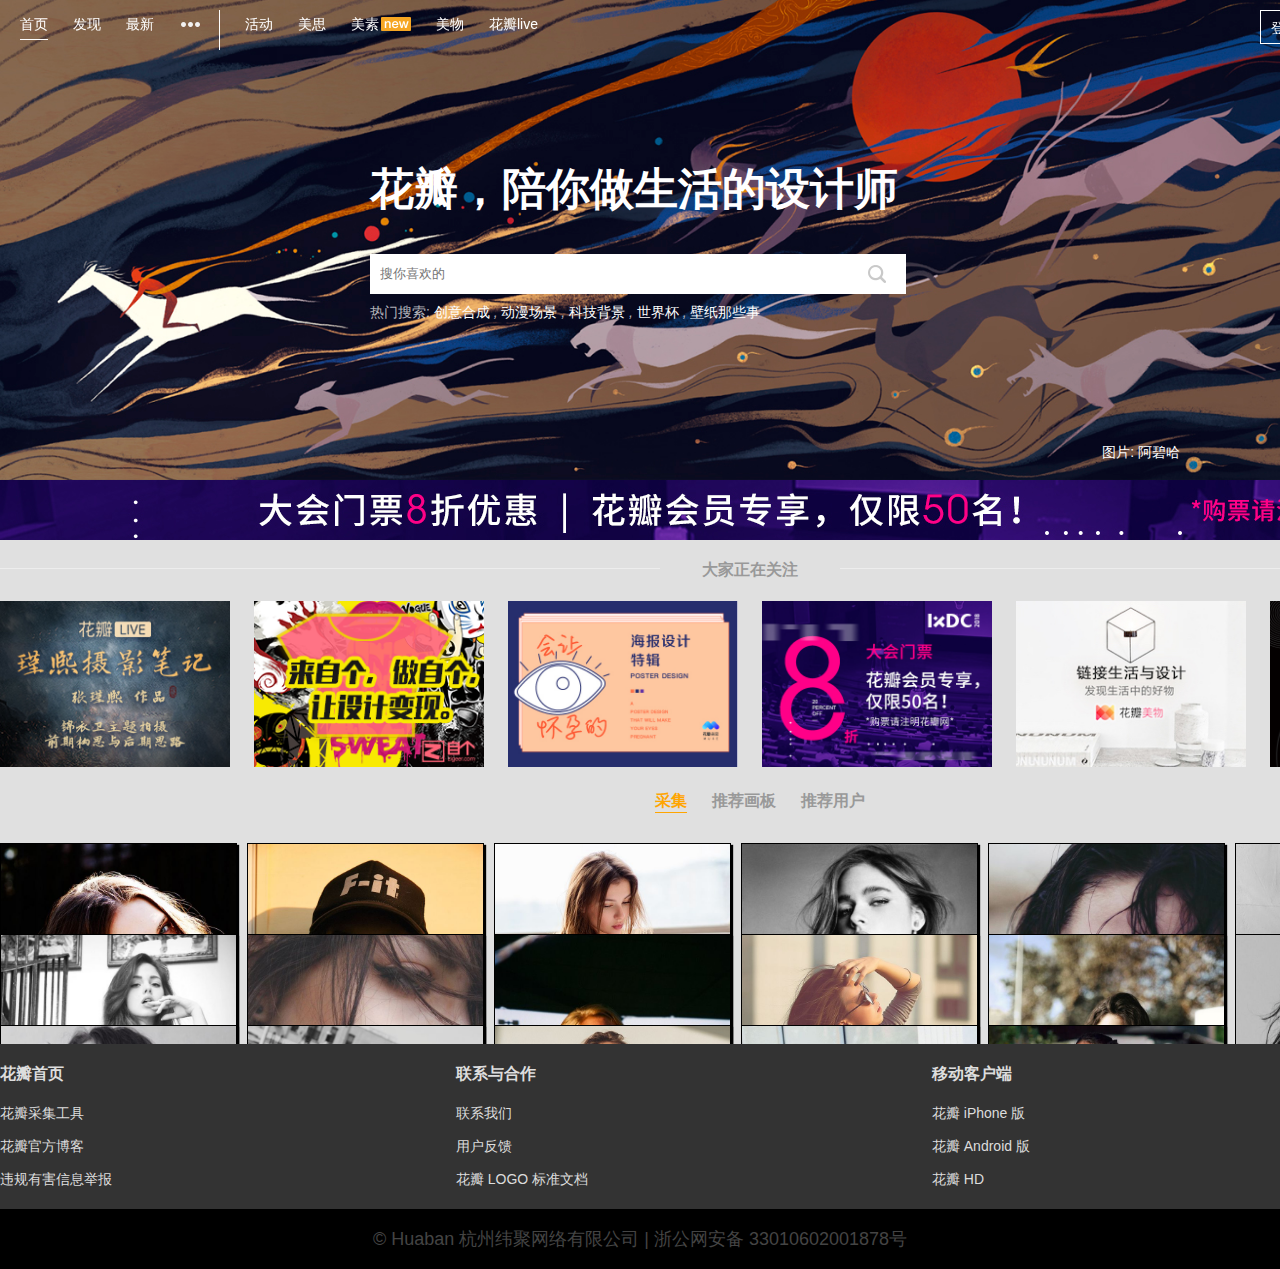
<file: huaban/index.html>
<!DOCTYPE html>
<html>
<head>
	<title>花瓣网</title>
	<meta charset="utf-8">
	<link rel="stylesheet" type="text/css" href="css/index.css">
</head>
<body>
<!-- 头部区域 -->
	<header id="header">
		<div class="bgc" id="bgc">
			<div class="nav" id="nav">
				<nav>
					<ul class="top-nav" id="top_nav">
						<li><a href="#" target="_blank" class="nav-a"><h1 class="logo" id="logo"></h1></a></li>
						<li><a href="#" target="_blank" class="nav-a">首页</a></li>
						<li><a href="#" target="_blank" class="nav-a">发现</a></li>
						<li><a href="#" target="_blank" class="nav-a">最新</a></li>
						<li>
							<a href="#" target="_blank" class="nav-a"></a>
							<section class="section" id="section">
								<span class="arrow"></span>
								<div>
									<p class="top">
										<a href="#" target="_blank">教育</a>
										<a href="#" target="_blank">移动应用</a>
										<a href="#" target="_blank">采集工具</a>
									</p>
									<ul>
										<li><a href="#" target="_blank">UI/UX</a></li>
										<li><a href="#" target="_blank">平面</a></li>
										<li><a href="#" target="_blank">插画/漫画</a></li>
										<li><a href="#" target="_blank">家居/家装</a></li>
										<li><a href="#" target="_blank">女装/搭配</a></li>
										<li><a href="#" target="_blank">男士/风尚</a></li>
										<li><a href="#" target="_blank">婚礼</a></li>
										<li><a href="#" target="_blank">工业设计</a></li>
										<li><a href="#" target="_blank">摄影</a></li>
										<li><a href="#" target="_blank">兴趣/生活 »</a></li>
									</ul>
									<p class="bottom">
										<span></span>
										<a href="#" target="_blank">关于</a>
										<a href="#" target="_blank">帮助中心</a>
										<a href="#" target="_blank">反馈</a>
										<a href="#" target="_blank">博客</a>
									</p>
								</div>
							</section>
						</li>
						<li><a href="#" target="_blank" class="nav-a">活动</a></li>
						<li><a href="#" target="_blank" class="nav-a">美思</a></li>
						<li><a href="#" target="_blank" class="nav-a">美素</a></li>
						<li><a href="#" target="_blank" class="nav-a">美物</a></li>
						<li><a href="#" target="_blank" class="nav-a">花瓣live</a></li>
					</ul>
					<div class="register" id="register">
						<a href="javascript:;" target="_blank" id="login_btn">登录</a>
						<a href="#" target="_blank">注册</a>
					</div>
				</nav>
			</div>
			<div class="search">
				<h2>花瓣，陪你做生活的设计师</h2>
				<form>
					<input type="text" name="search" placeholder="搜你喜欢的">
					<a href="#" target="_blank"></a>
				</form>
				<p>
					<span>热门搜索:</span>
					<a href="#" target="_blank">创意合成</a>
					<i>,</i>
					<a href="#" target="_blank">动漫场景</a>
					<i>,</i>
					<a href="#" target="_blank">科技背景</a>
					<i>,</i>
					<a href="#" target="_blank">世界杯</a>
					<i>,</i>
					<a href="#" target="_blank">壁纸那些事</a>
				</p>
			</div>
			<div class="source" id="source">
			<span>图片:</span>
			<a href="#" target="_blank">阿碧哈</a>
			</div>
			
		</div>
		<p class="head-ad" id="head_ad">
			<a href="#" target="_blank"></a>
			<span class="close" id="close"></span>
		</p>
	</header>
<!-- 中部区域 -->
	<content class="content" id="content">
		<section class="Aarea">
			<h3 class="fix"><a>大家正在关注</a></h3>
			<p>
				<a href="#" target="_blank"><img src="images/A1.jpg"></a>
				<a href="#" target="_blank"><img src="images/A2.png"></a>
				<a href="#" target="_blank"><img src="images/A3.jpg"></a>
				<a href="#" target="_blank"><img src="images/A4.jpg"></a>
				<a href="#" target="_blank"><img src="images/A5.jpg"></a>
				<a href="#" target="_blank"><img src="images/A6.jpg"></a>
			</p>
		</section>
		<section class="Barea" id="Barea">
			<h3 class="tab" id="tab">
			<a href="javascript:;" target="_blank" class="selected">采集</a>
			<a href="javascript:;" target="_blank">推荐画板</a>
			<a href="javascript:;" target="_blank">推荐用户</a>
			</h3>
			<ul class="sorts">
				<li class="view" id="view">
				</li>
			</ul>
		</section>
	</content>
<!-- 尾部区域 -->
	<footer>
		<div>
			<ul>
				<li><a href="#" target="_blank"><h3>花瓣首页</h3></a></li>
				<li><a href="#" target="_blank">花瓣采集工具</a></li>
				<li><a href="#" target="_blank">花瓣官方博客</a></li>
				<li><a href="#" target="_blank">违规有害信息举报</a></li>
			</ul>
			<ul>
				<li><a href="#" target="_blank"><h3>联系与合作</h3></a></li>
				<li><a href="#" target="_blank">联系我们</a></li>
				<li><a href="#" target="_blank">用户反馈</a></li>
				<li><a href="#" target="_blank">花瓣 LOGO 标准文档</a></li>
			</ul>
			<ul>
				<li><a href="#" target="_blank"><h3>移动客户端</h3></a></li>
				<li><a href="#" target="_blank">花瓣 iPhone 版</a></li>
				<li><a href="#" target="_blank">花瓣 Android 版</a></li>
				<li><a href="#" target="_blank">花瓣 HD</a></li>
			</ul>
			<ul>
				<li><a href="#" target="_blank"><h3>关注我们</h3></a></li>
				<li><a href="#" target="_blank">新浪微博：@花瓣网</a></li>
				<li><a href="#" target="_blank">联系客服：在线客服</a></li>
				<li><a href="#" target="_blank" >官方微信：<img src="images/ewms.png" class="icon"><img src="images/ewmb.png" class="ewm" id="ewm"></a></li>
			</ul>
			
		</div>
		<P>© Huaban 杭州纬聚网络有限公司 | 浙公网安备 33010602001878号</P>
	</footer>
<!-- 侧边导航 -->
	<aside class="aside" id="aside">
		<ul>
			<li><a href="#" target="_blank"></a></li>
			<li><a href="#" target="_blank"></a></li>
			<li><a href="#" target="_blank"></a></li>				
		</ul>
	</aside>
<!-- 登录弹框 -->
	<section class="login" id="login">
		<div class="login-in" id="login_in">							
			<h2><img src="images/logo2.png"></h2>
			<p class="login-way">使用第三方帐号登录</p>
			<p class="icons" id="icons">
				<a href="#" target="_blank"></a>
				<a href="#" target="_blank"></a>
				<a href="#" target="_blank"></a>
				<a href="#" target="_blank"></a>
				<a href="#" target="_blank"></a>
			</p>
			<p class="login-email">使用手机号/邮箱登录</p>
			<form method="post" action="#">
				<input type="text" name="account" placeholder="输入手机号或者邮箱">
				<input type="password" name="password" placeholder="密码">
				<input type="submit" name="submit" value="登&nbsp;录">
			</form>
			<a href="#" target="_blank">忘记密码»</a>
			<p class="login-register">还没有花瓣账号？<a href="#" target="_blank">点击注册»</a>
			</p>
		</div>
	</section>
	<script type="text/javascript" src="js/Underscore-min.js"></script>
	<script type="text/javascript" src="js/index.js"></script>
</body>
</html>
</file>
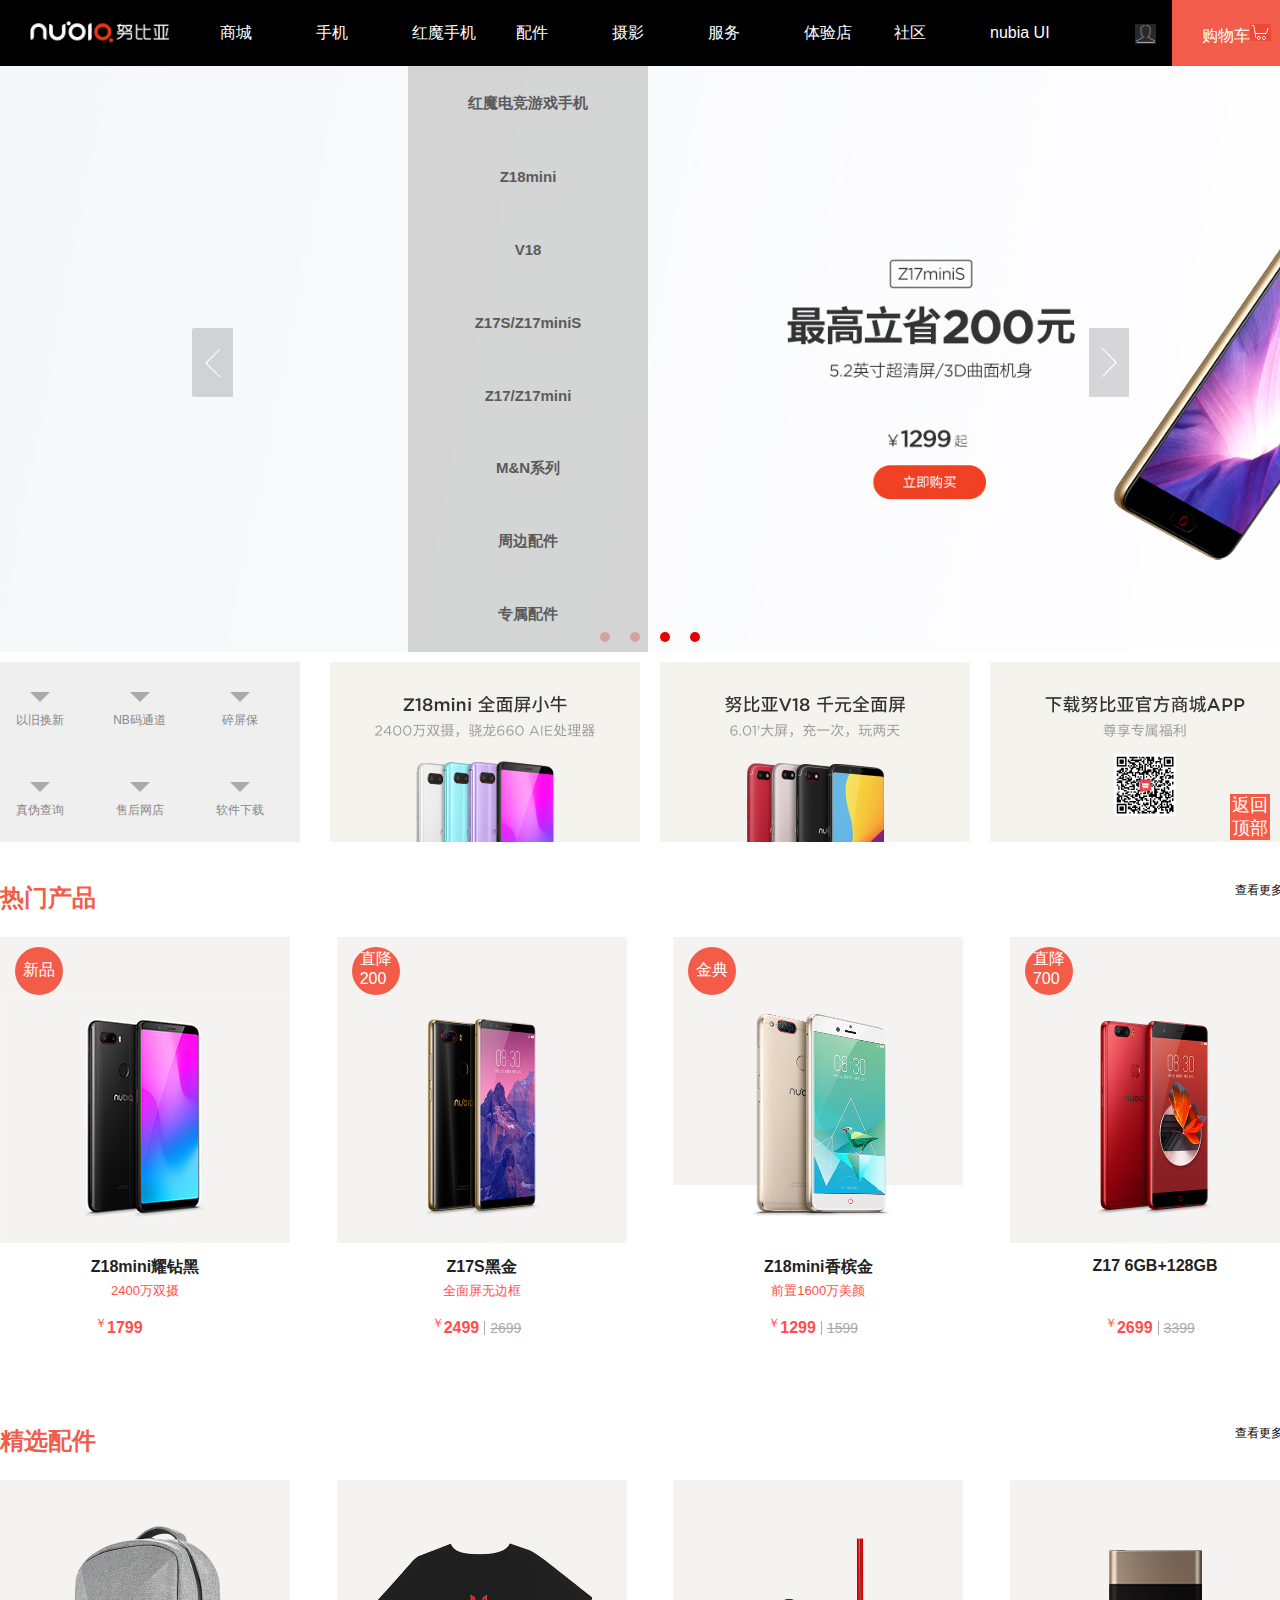
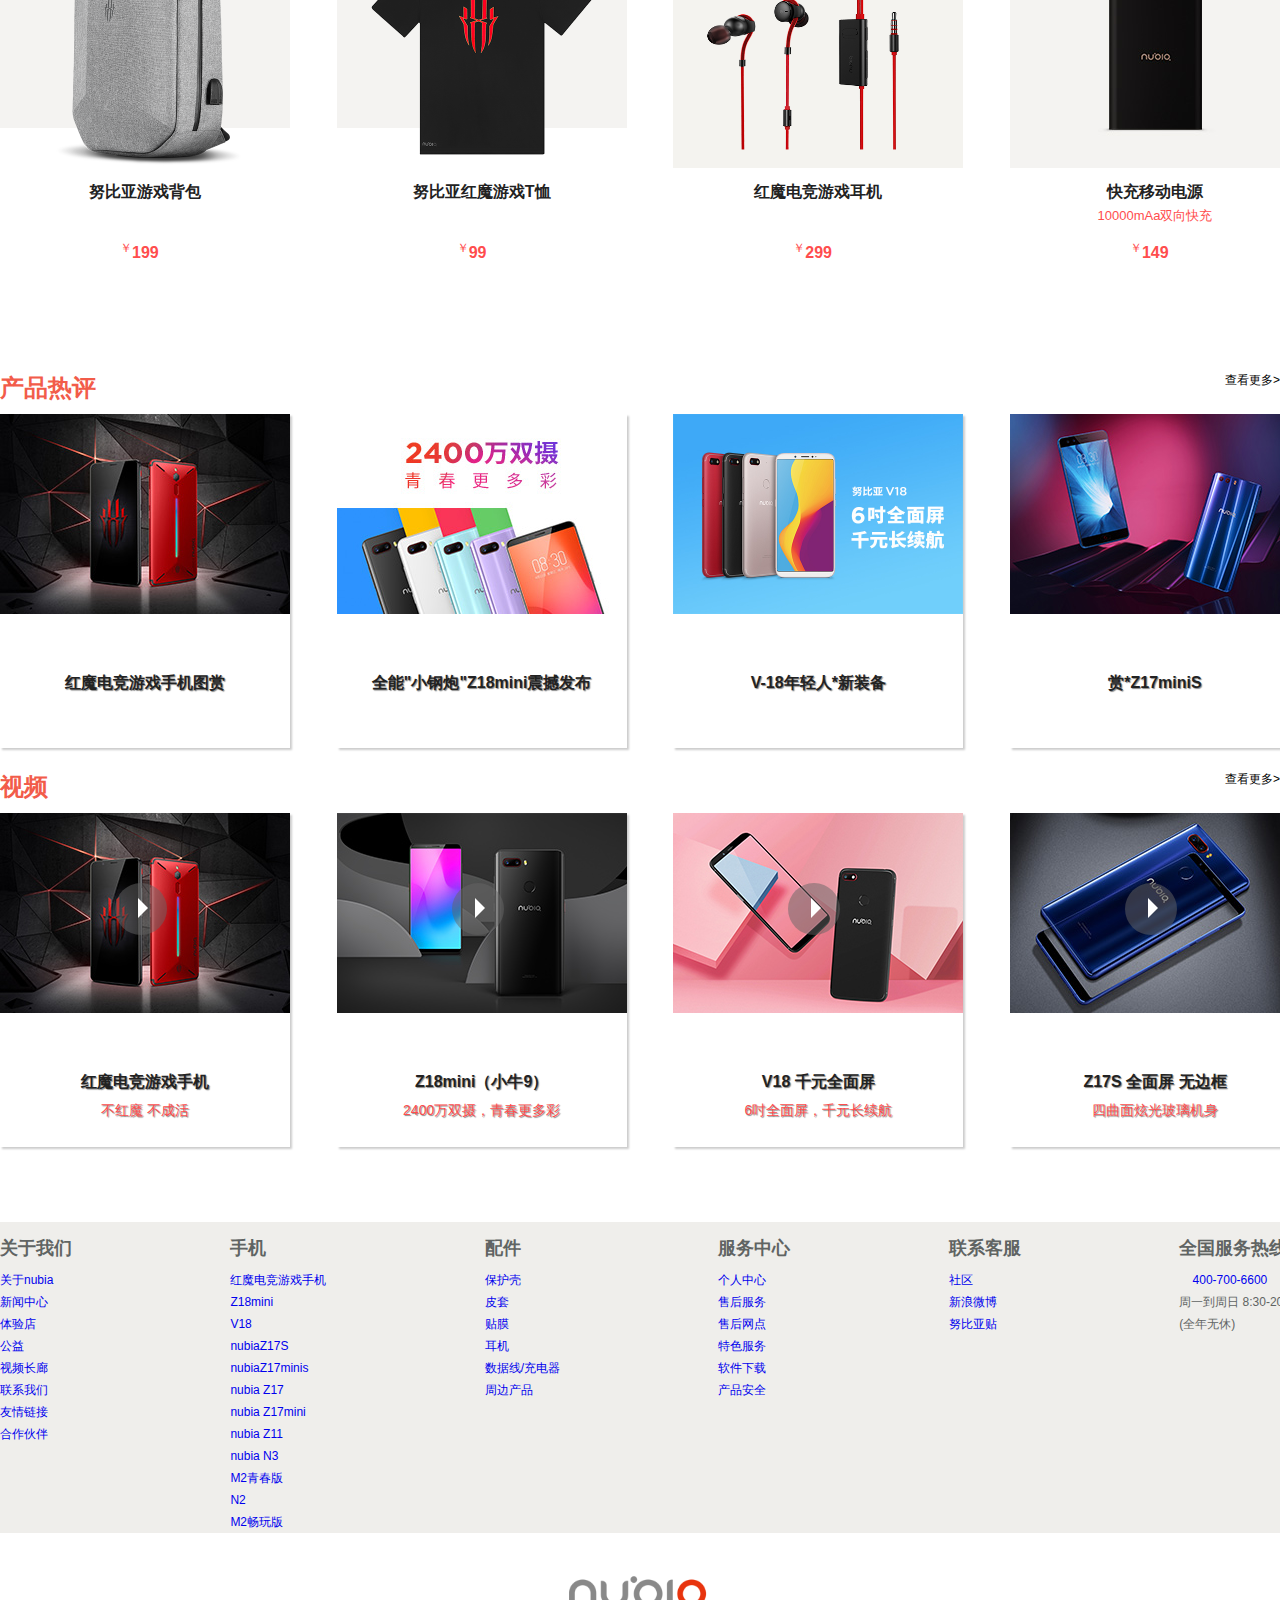
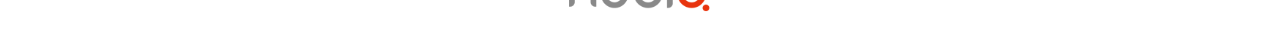
<file: nvbiya/index.html>
<!DOCTYPE html>
<html>
<head>
	<meta charset="utf-8">
	<title>努比亚官网</title>
	<link rel="stylesheet" type="text/css" href="index.css">
	<style type="text/css">
	content .main_nav .left_nav{
		width: 240px;
		height: 586px;
		position: absolute;
		top: 66px;
		left: 408px;
		opacity: 0.8;
		padding-top: 1px;
		box-sizing: border-box;
		background-color: #ccc;
	}
	content .main_nav .left_nav>li{
		width: 100%;
		height: 73px;
	}
	content .main_nav .left_nav>li h3{
		width: 100%;
		height: 73px;
		font-size: 15px;
		color: #333;
		display: flex;
		justify-content: center;
		align-items: center;		
	}
	content .main_nav .left_nav>li:hover h3{
		color: #e8340e;
	}
	content .main_nav .left_nav>li .nav_detail{
		width: 240px;
		height: 586px;
		position: absolute;
		top: 0;
		left: 240px;
		display: none;
		background-color: #fff;
		box-shadow: 1px 1px 1px #000;
	}
	content .main_nav .left_nav>li:hover .nav_detail{
		display: block;
	}
	content .main_nav .left_nav>li .nav_detail li{
		width: 100%;
		height: 73px;
	}
	content .main_nav .left_nav>li .nav_detail li a{
		width: 100%;
		height: 73px;
	}
	content .main_nav .left_nav>li .nav_detail li a img{
		width: 60px;
		float: left;
		margin-left: 50px;
		margin-top: 10px;
	}
	content .main_nav .left_nav>li .nav_detail li a span{
		font-size: 12px;
		color: #666;
		float: left;
		margin-top: 30px;
	}
	content .main_nav .left_nav>li .nav_detail li:hover span{
		color: #e8340e;
	}
	</style>
</head>
<body>
	<header>
		<nav>
			<h1 class="logo">
				<a href="#" target="_blank"><img src="images/logo.png" alt="努比亚"></a>
			</h1>
			<ul class="middle_nav">
				<li><a href="#">商城</a></li>
				<li><a href="#">手机</a></li>
				<li><a href="#">红魔手机</a></li>
				<li><a href="#">配件</a></li>
				<li><a href="#">摄影</a></li>
				<li><a href="#">服务</a></li>
				<li><a href="#">体验店</a></li>
				<li><a href="#">社区</a></li>
				<li><a href="#">nubia UI</a></li>
			</ul>
			<ul class="userinfo">
				<li>
					<a href="#" target="_blank"><img src="images/registerhead.png" alt="注册图标"></a>
				</li>
				<li>
					<a href="#" target="_blank"><span>购物车</span><img src="images/shop.png" alt="购物车图标"></a>
				</li>
			</ul>
		</nav>
	</header>
	<content>
		<div class="main_nav" id="navImage">
			<ul class="left" id="left">
				<li><a href="#" target="_blank"><img src="images/turn1.jpg" alt="轮播图"></a></li>
				<li><a href="#" target="_blank"><img src="images/turn2.jpg" alt="轮播图"></a></li>
				<li><a href="#" target="_blank"><img src="images/turn3.jpg" alt="轮播图"></a></li>
				<li><a href="#" target="_blank"><img src="images/turn4.jpg" alt="轮播图"></a></li>
			</ul>	
			<ul class="icon" >
				<li></li>
				<li></li>
				<li></li>
				<li></li>
			</ul>
			<div class="button">
				<a></a>
				<a></a>
			</div>	
			<ul class="left_nav" id="left_nav">
				<li href="#" target="_blank" class="left_li">
					<h3 id="nav_title" class="nav_title">红魔电竞游戏手机</h3>
					<ul id="nav_detail" class="nav_detail">
						<li><a href="#" target="_blank"><img src="images/m11.png" alt="产品图"><span>
						Z17&nbsp;曜石黑</span></a></li>
					</ul>
				</li>
				<li href="#" target="_blank" class="left_li">
					<h3 id="nav_title" class="nav_title">Z18mini</h3>
					<ul id="nav_detail" class="nav_detail">
						<li><a href="#" target="_blank"><img src="images/m21.png" alt="产品图"><span>
						Z17&nbsp;曜石黑</span></a></li>
						<li><a href="#" target="_blank"><img src="images/m22.png" alt="产品图"><span>
						Z17&nbsp;曜石黑</span></a></li>
					</ul>
				</li>
				<li href="#" target="_blank" class="left_li">
					<h3 id="nav_title" class="nav_title">V18</h3>
					<ul id="nav_detail" class="nav_detail">
						<li><a href="#" target="_blank"><img src="images/m31.jpg" alt="产品图"><span>
						Z17&nbsp;曜石黑</span></a></li>
						<li><a href="#" target="_blank"><img src="images/m32.jpg" alt="产品图"><span>
						Z17&nbsp;曜石黑</span></a></li>
						<li><a href="#" target="_blank"><img src="images/m33.jpg" alt="产品图"><span>
						Z17&nbsp;曜石黑</span></a></li>
					</ul>
				</li>
				<li href="#" target="_blank" class="left_li">
					<h3 id="nav_title" class="nav_title">Z17S/Z17miniS</h3>
					<ul id="nav_detail" class="nav_detail">
						<li><a href="#" target="_blank"><img src="images/m41.png" alt="产品图"><span>
						Z17&nbsp;曜石黑</span></a></li>
						<li><a href="#" target="_blank"><img src="images/m42.png" alt="产品图"><span>
						Z17&nbsp;曜石黑</span></a></li>
						<li><a href="#" target="_blank"><img src="images/m43.jpg" alt="产品图"><span>
						Z17&nbsp;曜石黑</span></a></li>
						<li><a href="#" target="_blank"><img src="images/m44.jpg" alt="产品图"><span>
						Z17&nbsp;曜石黑</span></a></li>
						<li><a href="#" target="_blank"><img src="images/m45.jpg" alt="产品图"><span>
						Z17&nbsp;曜石黑</span></a></li>
					</ul>
				</li>
				<li href="#" target="_blank" class="left_li">
					<h3 id="nav_title" class="nav_title">Z17/Z17mini</h3>
					<ul id="nav_detail" class="nav_detail">
						<li><a href="#" target="_blank"><img src="images/m51.jpeg" alt="产品图"><span>
						Z17&nbsp;曜石黑</span></a></li>
						<li><a href="#" target="_blank"><img src="images/m52.jpeg" alt="产品图"><span>
						Z17&nbsp;曜石黑</span></a></li>
						<li><a href="#" target="_blank"><img src="images/m53.jpeg" alt="产品图"><span>
						Z17&nbsp;曜石黑</span></a></li>
						<li><a href="#" target="_blank"><img src="images/m54.jpeg" alt="产品图"><span>
						Z17&nbsp;曜石黑</span></a></li>
						<li><a href="#" target="_blank"><img src="images/m55.jpeg" alt="产品图"><span>
						Z17&nbsp;曜石黑</span></a></li>
						<li><a href="#" target="_blank"><img src="images/m56.jpeg" alt="产品图"><span>
						Z17&nbsp;曜石黑</span></a></li>
						<li><a href="#" target="_blank"><img src="images/m57.jpg" alt="产品图"><span>
						Z17&nbsp;曜石黑</span></a></li>
						<li><a href="#" target="_blank"><img src="images/m58.png" alt="产品图"><span>
						Z17&nbsp;曜石黑</span></a></li>
					</ul>
				</li>
				<li href="#" target="_blank" class="left_li">
					<h3 id="nav_title" class="nav_title">M&amp;N系列</h3>
					<ul id="nav_detail" class="nav_detail">
						<li><a href="#" target="_blank"><img src="images/m61.jpg" alt="产品图"><span>
						Z17&nbsp;曜石黑</span></a></li>
						<li><a href="#" target="_blank"><img src="images/m62.jpg" alt="产品图"><span>
						Z17&nbsp;曜石黑</span></a></li>
					</ul>
				</li>
				<li href="#" target="_blank" class="left_li">
					<h3 id="nav_title" class="nav_title">周边配件</h3>
					<ul id="nav_detail" class="nav_detail">
						<li><a href="#" target="_blank"><img src="images/m71.png" alt="产品图"><span>
						Z17&nbsp;曜石黑</span></a></li>
						<li><a href="#" target="_blank"><img src="images/m72.png" alt="产品图"><span>
						Z17&nbsp;曜石黑</span></a></li>
						<li><a href="#" target="_blank"><img src="images/m73.png" alt="产品图"><span>
						Z17&nbsp;曜石黑</span></a></li>
						<li><a href="#" target="_blank"><img src="images/m74.jpg" alt="产品图"><span>
						Z17&nbsp;曜石黑</span></a></li>
						<li><a href="#" target="_blank"><img src="images/m75.jpg" alt="产品图"><span>
						Z17&nbsp;曜石黑</span></a></li>
						<li><a href="#" target="_blank"><img src="images/m76.jpg" alt="产品图"><span>
						Z17&nbsp;曜石黑</span></a></li>
						<li><a href="#" target="_blank"><img src="images/m77.jpg" alt="产品图"><span>
						Z17&nbsp;曜石黑</span></a></li>
						<li><a href="#" target="_blank"><img src="images/m78.jpg" alt="产品图"><span>
						Z17&nbsp;曜石黑</span></a></li>
					</ul>
				</li>
				<li href="#" target="_blank" class="left_li">
					<h3 id="nav_title" class="nav_title">专属配件</h3>
					<ul id="nav_detail" class="nav_detail">
						<li><a href="#" target="_blank"><img src="images/m81.png" alt="产品图"><span>
						Z17&nbsp;曜石黑</span></a></li>
						<li><a href="#" target="_blank"><img src="images/m82.jpg" alt="产品图"><span>
						Z17&nbsp;曜石黑</span></a></li>
						<li><a href="#" target="_blank"><img src="images/m83.jpg" alt="产品图"><span>
						Z17&nbsp;曜石黑</span></a></li>
						<li><a href="#" target="_blank"><img src="images/m84.jpg" alt="产品图"><span>
						Z17&nbsp;曜石黑</span></a></li>
						<li><a href="#" target="_blank"><img src="images/m85.jpg" alt="产品图"><span>
						Z17&nbsp;曜石黑</span></a></li>
						<li><a href="#" target="_blank"><img src="images/m86.jpg" alt="产品图"><span>
						Z17&nbsp;曜石黑</span></a></li>
						<li><a href="#" target="_blank"><img src="images/m87.jpg" alt="产品图"><span>
						Z17&nbsp;曜石黑</span></a></li>
						<li><a href="#" target="_blank"><img src="images/m88.jpg" alt="产品图"><span>
						Z17&nbsp;曜石黑</span></a></li>
					</ul>
				</li>
			</ul>
		</div>
		<div class="product">
			<div class="productinfo">
				<ul>
					<li>
						<a href="#" target="_blank"><span></span><p>以旧换新</p></a>
						<a href="#" target="_blank"><span></span><p>NB码通道</p></a>
						<a href="#" target="_blank"><span></span><p>碎屏保</p></a>
						<a href="#" target="_blank"><span></span><p>真伪查询</p></a>
						<a href="#" target="_blank"><span></span><p>售后网店</p></a>
						<a href="#" target="_blank"><span></span><p>软件下载</p></a>
					</li>
					<li><a href="#" target="_blank"><img src="images/1.jpg" alt="产品效果图"></a></li>
					<li><a href="#" target="_blank"><img src="images/2.jpg" alt="产品效果图"></a></li>
					<li><a href="#" target="_blank"><img src="images/3.jpg" alt="产品效果图"></a></li>
				</ul>
			</div>
			<div class="hotproduct">
				<div class="Aarea">
					<h2>热门产品</h2>
					<a href="#" target="_blank">查看更多<span>&gt;</span></a>
				</div>	
				<ul class="a_ul">
					<li>	
						<strong>新品</strong>					
						<a href="#" target="_blank"><img src="images/A1.jpg" alt="产品效果图" class="A1"></a>
						<h4>Z18mini耀钻黑</h4>
						<p>2400万双摄</p>
						<span><sup>￥</sup>1799</span>
						<a href="#" target="_blank" class="bottom1">查看详情</a>	
						<a href="#" target="_blank" class="bottom2">立即购买</a>		
					</li>
					<li>	
						<strong>直降200</strong>					
						<a href="#" target="_blank"><img src="images/A2.jpg" alt="产品效果图" class="A2"></a>
						<h4>Z17S黑金</h4>
						<p>全面屏无边框</p>
						<span><sup>￥</sup>2499<i>2699</i></span>
						<a href="#" target="_blank" class="bottom1">查看详情</a>	
						<a href="#" target="_blank" class="bottom2">立即购买</a>		
					</li>
					<li>	
						<strong>金典</strong>					
						<a href="#" target="_blank"><img src="images/A3.png" alt="产品效果图" class="A3"></a>
						<h4>Z18mini香槟金</h4>
						<p>前置1600万美颜</p>
						<span><sup>￥</sup>1299<i>1599</i></span>
						<a href="#" target="_blank" class="bottom1">查看详情</a>	
						<a href="#" target="_blank" class="bottom2">立即购买</a>		
					</li>
					<li>	
						<strong>直降700</strong>					
						<a href="#" target="_blank"><img src="images/A4.jpg" alt="产品效果图" class="A4"></a>
						<h4>Z17&nbsp;6GB+128GB</h4>
						<p></p>
						<span><sup>￥</sup>2699<i>3399</i></span>
						<a href="#" target="_blank" class="bottom1">查看详情</a>	
						<a href="#" target="_blank" class="bottom2">立即购买</a>		
					</li>	
				</ul>
				<div class="Barea">
					<h2>精选配件</h2>
					<a href="#" target="_blank">查看更多<span>&gt;</span></a>
				</div>	
				<ul class="b_ul">
					<li>
						<a href="#" target="_blank"><img src="images/B1.png" alt="产品效果图" class="B1"></a>
						<h4>努比亚游戏背包</h4>
						<p></p>
						<span><sup>￥</sup>199</span>
						<a href="#" target="_blank" class="bottom1">查看详情</a>	
						<a href="#" target="_blank" class="bottom2">立即购买</a>		
					</li>
					<li>
						<a href="#" target="_blank"><img src="images/B2.png" alt="产品效果图" class="B2"></a>
						<h4>努比亚红魔游戏T恤</h4>
						<p></p>
						<span><sup>￥</sup>99</span>
						<a href="#" target="_blank" class="bottom1">查看详情</a>	
						<a href="#" target="_blank" class="bottom2">立即购买</a>		
					</li>
					<li>
						<a href="#" target="_blank"><img src="images/B3.png" alt="产品效果图" class="B3"></a>
						<h4>红魔电竞游戏耳机</h4>
						<p></p>
						<span><sup>￥</sup>299</span>
						<a href="#" target="_blank" class="bottom1">查看详情</a>	
						<a href="#" target="_blank" class="bottom2">立即购买</a>		
					</li>
					<li>
						<a href="#" target="_blank"><img src="images/B4.jpg" alt="产品效果图" class="B4"></a>
						<h4>快充移动电源</h4>
						<p>10000mAa双向快充</p>
						<span><sup>￥</sup>149</span>
						<a href="#" target="_blank" class="bottom1">查看详情</a>	
						<a href="#" target="_blank" class="bottom2">立即购买</a>		
					</li>
				</ul>
			</div> 
		</div>
		<div class="description">
			<div class="">
					<h2>产品热评</h2>
					<a href="#" target="_blank">查看更多<span>&gt;</span></a>
				</div>	
			<ul class="Darea">
				<li>
					<a href="#" target="_blank"><img src="images/D1.jpg" alt="产品效果图" class="D1"></a>
						<h4>红魔电竞游戏手机图赏</h4>				
				</li>
				<li>
					<a href="#" target="_blank"><img src="images/D2.jpg" alt="产品效果图" class="D2"></a>
						<h4>全能"小钢炮"Z18mini震撼发布</h4>
				</li>
				<li>
					<a href="#" target="_blank"><img src="images/D3.jpg" alt="产品效果图" class="D3"></a>
						<h4>V-18年轻人*新装备</h4>	
				</li>
				<li>
					<a href="#" target="_blank"><img src="images/D4.jpg" alt="产品效果图" class="D4"></a>
						<h4>赏*Z17miniS</h4>
				</li>
			</ul>
			<div class="">
					<h2>视频</h2>
					<a href="#" target="_blank">查看更多<span>&gt;</span></a>
				</div>	
			<ul class="Earea">
				<li>
					<a href="#" target="_blank"><img src="images/E1.jpg" alt="产品效果图" class="E1"></a>
					<h4>红魔电竞游戏手机</h4>
					<p>不红魔&nbsp;不成活</p>
					<span><i></i></span>	
				</li>
				<li>
					<a href="#" target="_blank"><img src="images/E2.jpg" alt="产品效果图" class="E2"></a>
					<h4>Z18mini（小牛9）</h4>
					<p>2400万双摄，青春更多彩</p>
					<span><i></i></span>	
				</li>
				<li>
					<a href="#" target="_blank"><img src="images/E3.jpg" alt="产品效果图" class="E3"></a>
					<h4>V18 千元全面屏</h4>
					<p>6吋全面屏，千元长续航</p>
					<span><i></i></span>	
				</li>
				<li>
					<a href="#" target="_blank"><img src="images/E4.jpg" alt="产品效果图" class="E4"></a>
					<h4>Z17S 全面屏 无边框</h4>
					<p>四曲面炫光玻璃机身</p>
					<span><i></i></span>	
				</li>
			</ul>	
		</div>
	</content>
	<footer>
		<ul>
			<li>
				<h5>关于我们</h5>
				<a href="#" target="_blank">关于nubia</a>
				<a href="#" target="_blank">新闻中心</a>
				<a href="#" target="_blank">体验店</a>
				<a href="#" target="_blank">公益</a>
				<a href="#" target="_blank">视频长廊</a>
				<a href="#" target="_blank">联系我们</a>
				<a href="#" target="_blank">友情链接</a>
				<a href="#" target="_blank">合作伙伴</a>
			</li>
			<li>
				<h5>手机</h5>
				<a href="#" target="_blank">红魔电竞游戏手机</a>
				<a href="#" target="_blank">Z18mini</a>
				<a href="#" target="_blank">V18</a>
				<a href="#" target="_blank">nubiaZ17S</a>
				<a href="#" target="_blank">nubiaZ17minis</a>
				<a href="#" target="_blank">nubia&nbsp;Z17</a>
				<a href="#" target="_blank">nubia&nbsp;Z17mini</a>
				<a href="#" target="_blank">nubia&nbsp;Z11</a>
				<a href="#" target="_blank">nubia&nbsp;N3</a>
				<a href="#" target="_blank">M2青春版</a>
				<a href="#" target="_blank">N2</a>
				<a href="#" target="_blank">M2畅玩版</a>
			</li>
			<li>
				<h5>配件</h5>
				<a href="#" target="_blank">保护壳</a>
				<a href="#" target="_blank">皮套</a>
				<a href="#" target="_blank">贴膜</a>
				<a href="#" target="_blank">耳机</a>
				<a href="#" target="_blank">数据线/充电器</a>
				<a href="#" target="_blank">周边产品</a>
			</li>
			<li>
				<h5>服务中心</h5>
				<a href="#" target="_blank">个人中心</a>
				<a href="#" target="_blank">售后服务</a>
				<a href="#" target="_blank">售后网点</a>
				<a href="#" target="_blank">特色服务</a>
				<a href="#" target="_blank">软件下载</a>
				<a href="#" target="_blank">产品安全</a>
			</li>
			<li>
				<h5>联系客服</h5>
				<a href="#" target="_blank">社区</a>
				<a href="#" target="_blank">新浪微博</a>
				<a href="#" target="_blank">努比亚贴</a>
			</li>
			<li>
				<h5>全国服务热线</h5>
				<a href="#" target="_blank">&nbsp;&nbsp;&nbsp;&nbsp;400-700-6600</a>
				<P>周一到周日 8:30-20:30</P>
				<span>(全年无休)</span>
			</li>
		</ul>
		<h2><img src="images/logo2.png"></h2>
	</footer>
	<aside id="top">
		<a href="#">返回顶部</a>
	</aside>
<script type="text/javascript" src="index.js"></script>	
</body>
</html>
</file>
<file: huaban/css/index.css>
*{
		margin:0;padding:0
	}
	body{
		font-family: "helvetica neue",arial,sans-serif;
		font-size: 14px;
    	color: #444;
    	background-color: rgba(101,101,101,0.2);
    }
    html,body{
    	width: 100%;
    	height: 100%;
    }
	a{
		text-decoration: none;
	}
	li{
		list-style-type: none;
	}
/*头部*/
	header{
		width: 100%;
		height: auto;
		position: relative;
	}
	header>div{
		width: 100%;
		height: 480px;
		position: relative;
		background-position: center center;
		background-repeat: no-repeat;
		background-size: cover;
	}
	header .nav{
		width: 100%;
		height: 48px;
		position: fixed;
		z-index: 3;
		margin: 0 auto;
	}
	header nav{
		width: 1500px;
		height: 100%;
		position: absolute;
		top: 0;
		left: 50%;
		margin-left: -750px;
	}
	header nav .top-nav{
		width: 660px;
		height: 100%;
		float: left;
		margin-top: 10px;
	}
	header nav a{
		color: #fff;
	}
	header nav .top-nav>li{
		float: left;
		width: 28px;
		height: 29px;
		margin-left: 25px;
	}
	header nav .top-nav>li>a{
		width: 100%;
		height: 100%;
		line-height: 29px;
		display: inline-block;
	}
	header nav .top-nav>li:hover{
		border-bottom: 1px solid #fff;
	}
	header nav .top-nav>li:nth-child(1){
		width: 80px;
		height: 28px;
		border: none;
		background-image: url(../images/logo.png);
	}
	header nav .top-nav li:nth-child(1) a h1{
		width: 100%;
		height: 100%;
		display: inline-block;
	}
	header nav .top-nav>li:nth-child(2){
		border-bottom: 1px solid #fff;
	}
	header nav .top-nav>li:nth-child(5){
		width: 40px;
		height: 40px;
		background-image: url(../images/jlt.png);
		background-position: -50px -558px;
		border: none;
		border-right: 1px solid #fff;
		position: relative;
	}	
	header nav .top-nav>li:nth-child(5):hover .section{
		display: block;
	}
	header nav .top-nav li:nth-child(5)>a{
		line-height: 20px;
	}
	header nav .top-nav>li:nth-child(8){
		width: 60px;
		background-image: url(../images/new.png);
		background-position: 30px 7px;
		background-repeat: no-repeat;
	}
	header nav .top-nav>li:nth-child(10){
		width: 56px;
	}
	header nav .register{
		width: 130px;
		height: 100%;
		float: right;
		margin-top: 10px;
	}
	header nav>div>a{
		width: 49px;
		height: 34px;
		display: inline-block;
		text-align: center;
		line-height: 34px;
		border: 1px solid #fff;
		box-sizing: border-box;
	}
	header nav>div>a:nth-child(2){
		background-color: rgb(236,65,77);
		border: none;
	}
	header nav>div>a:nth-child(2):hover{
		background-color: rgb(227,22,36);
	}
	header .search{
		position: absolute;
		top: 50%;
		left: 50%;
		margin-left: -270px;
		margin-top: -80px;
	}
	header .search h2{
		width: 540px;
		height: 54px;
		font-size: 44px;
		color: #fff;
		margin-bottom: 40px;
		display: inline-block;
	}
	header .search form{
		width: 536px;
		height: 40px;
		background-color: #fff;
		position: relative;
	}
	header .search form input{
		width: 514px;
		height: 38px;
		padding-left: 10px;
		border: none;
		outline: none;
		color: #444;
		box-sizing: border-box;
	}
	header .search form a{
		width: 40px;
		height: 40px;
		background-image: url(../images/search.png);
		background-repeat: no-repeat;
		position: absolute;
		top: 9px;
		right: 0;
	}
	header .search  p{
		margin-top: 10px;
		width: 100%;
		height: 16px;
		color: #fff;
	}
	header .search  p span{
		color: rgba(255,255,255,0.7);
	}
	header .search  p a{
		color: #fff;
	}
	header .search  p a:hover{
		text-decoration: underline;
	}
	header .search  p i{
		color: rgba(255,255,255,0.7);
	}
	header .source{
		width: 100%;
		height: 16px;
		position: absolute;
		left: 0;
		bottom: 20px;
		text-align: right;
	}
	header .source span{
		color: #fff;
	}
	header .source a{
		color: #fff;
		margin-right: 100px;
	}
	header .source a:hover{
		text-decoration: underline;
	}
	header .section{
		width: 270px;
		padding: 20px 20px 0;
		position: absolute;
		top: 50px;
		left: -128px;
		z-index: 3;
		background-color: #fff;
		display: none;

	}
	header .section .arrow{
		display: inline-block;
		width: 100%;
		height: 40px;
		position: absolute;
		top: -10px;
		left: 130px;
		background-image: url(../images/arrow.png);
		background-repeat: no-repeat;
	}
	header .section div{
		width: 100%;
		position: relative;
	}
	header .section a:hover{
		color: rgb(201,0,0)
	}	
	header .section div .top{
		height: 23px;
		margin-bottom: 15px;
    	padding-bottom: 15px;
    	border-bottom: 1px solid #ddd;
	}
	header .section div .top a{
		float: left;
		text-align: center;
		width: 90px;
		font-size: 16px;
		line-height: 16px;
		color: #222;
		font-weight: 700;	
	}
	header .section div ul{
		width: 100%;
		height: 90px;
		padding-bottom: 50px;
		border-bottom: 1px solid #ddd;
	}
	header .section div ul li{
		width: 40%;
		height: 25px;
		float: left;
		margin-left: 25px;
	}
	header .section div ul li a{
		line-height: 25px;
		color: #222;
	}
	header .section div ul li:nth-last-child(1) a{
		font-weight: 700;
	}
	header .section div .bottom{
		width: 100%;
		height: 47px;
		position: relative;
	}

	header .section div .bottom span{
		display: inline-block;
		width: 26px;
		height: 26px;
		background-image: url(../images/jlt.png);
		background-position: 7px -302px;
		border: 1px solid #ededed;
		position: absolute;
		top: 10px;
		left: 20px;
		opacity: 0.7;
	}
	header .section div .bottom span:hover{
		opacity: 1;
		background-position: -43px -302px;
    	border-color: #ddd;
	}
	header .section div .bottom a{
		height: 20px;
		color: #999;
		float: right;
		margin-left: 10px;
		margin-top: 15px;
	}
	header .section div .bottom a:hover{
		text-decoration: underline;
	}
	header .head-ad{
		width: 100%;
		height: 60px;
		position: relative;
	}
	header .head-ad a{
		display: inline-block;
		width: 100%;
		height: 60px;
		background-position: center center;
		background-repeat: no-repeat;
		background-size: cover;
	}
	header .head-ad span{
		width: 30px;
		height: 30px;
		position: absolute;
		top: 0;
		right: 0;
		background-image: url(../images/close.png);
		opacity: 0;
		cursor: pointer;
	}
	header .head-ad:hover span{
		opacity: 1;
		background-position:left bottom;
	}
/*中部*/
	content{
		width: 100%;
		display: block;

	}	
	content .Aarea {
		width: 1500px;
		margin: 0 auto;
		position: relative;
	}
	content section h3{
		padding: 20px 0;
		text-align: center;
	}
	content section h3 a{
		font-size: 16px;
		color: #999;
	}
	content .Aarea h3::before{
    	position: absolute;
    	top: 28px;
    	left: 0;
    	width: 44%;
    	content: "";
    	border-top: 1px solid #ededed;
	}
	content .Aarea h3::after{
    	position: absolute;
    	top: 28px;
    	right: 0;
    	width: 44%;
    	content: "";
    	border-top: 1px solid #ededed;
	}
	content .Aarea p{
		width: 100%;
		height: 170px;
		display: flex;
		justify-content: space-between;
	}
	content .Aarea p a{
		width: 230px;
		height: 170px;
	}
	content .Aarea p a img{
		width: 230px;
	}
	content .Barea{
		width: 1500px;
		height: 2000px;
		overflow: hidden;
		margin: 0 auto;
		position: relative;
	}
	content .Barea h3 a{
		margin-left: 20px;
		display: inline-block;
	}
	.selected{
		color: orange;
		border-bottom: 1px solid orange;
	}
	content .Barea ul{
		width: 100%;
		position: relative;	
	}
	content .Barea ul .view{
		width: 100%;
		margin: 0 auto;
		position: absolute;
		top: 0;
		left: 0;
	}
	content .Barea ul .view .box{
		width: 235px;
		float: left;
		border: 1px solid #000;
		box-shadow: 2px 2px 1px #000;
	}
	content .Barea ul .view .box::after{
		clear: both;
   		overflow: hidden;
    	height: 0;
    	content: "";
    	display: block;
	}
	content .Barea ul .view .box .box-top{
		width: 100%;
		position: relative;
	}
	content .Barea ul .view .box .box-top:hover .cover{
		display: block;
	}
	content .Barea ul .view .box .box-top:hover .collect{
		display: block;
	}
	content .Barea ul .view .box .box-top:hover .like{
		display: block;
	}
	content .Barea ul .view .box .box-top .pic{
		width: 100%;
		display: inline-block;
	}
	content .Barea ul .view .box .box-top .pic img{
		width: 100%;
		display: inline-block;
	}
	content .Barea ul .view .box .box-top .cover{
		position: absolute;
		top: 0;
		left: 0;
		width: 100%;
		height: 100%;
		background-color: rgba(250,250,250,0.5);
		display: none;
	}
	content .Barea ul .view .box .box-top span{
		position: absolute;
		top: 10px;
		height: 33px;
		border-radius: 2px;
		cursor: pointer;
	}
	content .Barea ul .view .box .box-top .collect{
		left: 10px;
		width: 54px;
		color: #fff;
		line-height: 33px;
		text-align: center;
		font-size: 14px;
		background-color: #EC414D;
		border: 1px solid #EC414D;
		display: none;
	}
	content .Barea ul .view .box .box-top .like{
		right: 10px;
		width: 33px;
		background-image: url(../images/like.png);
		background-repeat: no-repeat;
		background-position: 11px 10px;
		background-color: #fff;
		display: none;
	}
	content .Barea ul .view .box .box-bottom{
		width: 100%;
		padding: 2px 0 5px 0;
	}
	content .Barea ul .view .box .box-bottom::after{
		clear: both;
   		overflow: hidden;
    	height: 0;
    	content: "";
    	display: block;
	}
	content .Barea ul .view .box .box-bottom>p{
		font-size: 12px;
		word-wrap: break-word;
		width: 100%;
		padding: 0 10px 5px 10px;
	}
	content .Barea ul .view .box .box-bottom a{
		display: inline-block;
		font-size: 12px;
		line-height: 17px;
		color: #9E7E6B;
		height: 17px;
		float: left;
		margin-left: 10px;
	}
	content .Barea ul .view .box .box-bottom a:hover{
		text-decoration: underline;
	}
	content .Barea ul .view .box .box-bottom .user-head{
		background-image: url(../images/user2.jpg);
		background-size: cover;
		width: 34px;
		height: 34px;
	}
	content .Barea ul .view .box .box-bottom .photography{
		width: 150px;
		
	}
	content .Barea ul .view .box .box-bottom .txt{
		float: left;
		color: #999;
		margin-left: 10px;
		font-size: 12px;
	}
/*底部*/
	footer{
		width: 100%;
		height: auto;
		display: block;	
		padding-top: 20px;
		background-color: #333;
		position: relative;
	}
	footer div{
		width: 1500px;
		margin: 0 auto;
		display: flex;
		justify-content: space-between;	
	}
	footer div ul{
		color: #ddd;
	}
	footer div ul li{
		padding-bottom: 15px;
	}
	footer div ul li a{
		font-size: 14px;
		color: #ddd;
	}
	footer div ul li a:hover{
		color: #fff;
	}
	footer div ul li:nth-child(1){
		padding-bottom: 20px;
	}
	footer div ul li:nth-child(1):hover h3{
		color: #fff;
	}
	footer div ul li:nth-child(1) h3{
		font-size: 16px;
		color: #ddd;
	}
	footer div ul li .ewm{
		position: absolute;
		right: 80px;
		bottom: 70px;
		display: none;
	}
	footer div ul li .icon:hover+img{
		display: block;
	}
	footer p{
		width: 100%;
		height: 60px;
		margin: 0 auto;
		text-align: center;
		background-color: #000;
		font-size: 18px;
		line-height: 60px;
	}
/*侧边栏*/
	aside{
		width: 40px;
		height: 120px;
		position: fixed;
		right: 20px;
		bottom: 80px;
		box-shadow: 1px 1px 1px #000;
		display: none;
	}
	aside ul{
		width: 100%;
		height: 100%;

	}
	aside ul li{
		width: 40px;
		height: 40px;	
	}
	aside ul li a{
		width: 100%;
		height: 100%;
		background-color: rgba(0,0,0,0.6);
		display: inline-block;
		background-image: url(../images/aside.png);
		background-repeat: no-repeat;
	}
	aside ul li:nth-child(1) a{		
		background-position: 8px 6px;
	}
	aside ul li:nth-child(2) a{
		background-position: 8px -74px;
	}
	aside ul li:nth-child(3) a{
		background-position: 8px -34px;
	}
	.login{
		position: fixed;
		left: 0;
		top: 0;
		width: 100%;
		height: 100%;
		z-index: 4;
		background-color: rgba(255,255,255,0.3);
		display: none;
	}
	.login div{
		width: 520px;
		height: 420px;
		background-color: #fff;
		position: absolute;
		left: 50%;
		top: 50%;
		margin: -210px 0 0 -260px;
		padding: 30px 0 20px 0;
		box-sizing: border-box;
	}
	.login div h2{
		width: 100%;
		height: 36px;
		text-align: center;
	}
	.login div h2 img{
		height: 36px;
	}
	.login div .login-way{
		width: 100%;
		height: 21px;
		font-size: 16PX;
		color: #999;
		text-align: center;
		margin-top: 20px;
		position: relative;
	}
	.login div .login-way::before{
		content: "";
	    border-top: 1px solid #ededed;
	    display: block;
	    position: absolute;
	    width: 50px;
	    top: 10px;
	    left: 130px;
	}
	.login div .login-way::after{
		content: "";
	    border-top: 1px solid #ededed;
	    display: block;
	    position: absolute;
	    width: 50px;
	    top: 10px;
	    right: 130px;
	}
	.login div .icons{
		width: 100%;
		height: 51px;
		margin: 15px 117px 20px 117px;
	}
	.login div .icons a{
		width: 50px;
		height: 50px;
		display: inline-block;
		margin-right: 10px;
		background-image: url(../images/icons.png);
		background-repeat: no-repeat;
	}
	.login div .icons a:hover{
		background-position: 0 -80px;
	}
	.login div .login-email{
		width: 100%;
		height: 21px;
		font-size: 16PX;
		color: #999;
		text-align: center;
		position: relative;
	}
	.login div .login-email::before{
		content: "";
	    border-top: 1px solid #ededed;
	    display: block;
	    position: absolute;
	    width: 50px;
	    top: 10px;
	    left: 130px;
	}
	.login div .login-email::after{
		content: "";
	    border-top: 1px solid #ededed;
	    display: block;
	    position: absolute;
	    width: 50px;
	    top: 10px;
	    right: 130px;
	}
	.login div form{
		width: 100%;
		height: 130px;
		margin: 15px 117px 0 117px;
	}
	.login div form input{
		width: 286px;
		height: 36px;
		margin-bottom: 10px;
		display: inline-block;
		padding: 0 10px;
		box-sizing: border-box;
		font-size: 16px;
		color: #777；
		border-radius: 3px;
		outline: none;
		border: 1px solid #CCC;
	}
	.login div form input[type=submit]{
		background-color: #EC414D;
		font-size: 18px;
		line-height: 36px;
		color: #fff;
	}
	.login div form input[type=submit]:hover{
		background-color: #E31725;
	}
	.login div>a{
		display: inline-block;
		width: 70px;
		height: 19px;
		margin-left: 117px;
		margin-top: 10px;
		color: #9A0000;
	}
	.login div>a:hover{
		text-decoration: underline;
	}
	.login div .login-register{
		display: inline-block;
		width: 180px;
		height: 19px;
		margin-left: 45px;
		margin-top: 10px;
		
	}
	.login div .login-register a{
		color: #9A0000;
	}
	.login div .login-register a:hover{
		text-decoration: underline;
	}
</file>
<file: nvbiya/index.css>
body,div,dl,dt,dd,ul,ol,li,h1,h2,h3,h4,h5,h6,pre,code,form,fieldset,legend,input,textarea,p,blockquote,th,td{margin:0;padding:0}
	body{font-family: "Microsoft Yahei", ΢���ź�, Arial, Helvetica, sans-serif;
	}
	a{
		text-decoration: none;
	}
	ul{
		list-style-type: none;
	}
	header{
		width: 100%;
		height: 66px;
		background-color: black;
	}
	header nav{
		width: 1300px;
		height: 66px;
		margin: 0 auto;
		
	}
	header nav h1{
		width: 200px;
		height: 66px;
		float: left;
		display: inline-block;
	}
	header nav h1 a{
		width: 100%;
		height: 100%;
		display: inline-block;
		text-align: center;
	}
	header nav h1 a img{
		width: 140px;
		margin-top: 6px;
	}
	header nav .middle_nav{
		width: 870px;
		height: 66px;
		float: left;
		display: inline-block;
	}
	header nav .middle_nav li{
		width: 76px;
		height: 65px;
		margin-left: 20px;
		float: left;
	}
	header nav .middle_nav li:nth-child(4){
		margin-left: 28px;
	}
	header nav .middle_nav li:nth-last-child(2){
		margin-left: 14px;
	}
	header nav .middle_nav li a{
		font-style: 14px;
		color: white;
		line-height: 66px;
	}
	header nav .middle_nav li:hover a{
		color:rgb(102,102,102);
	}
	header nav .userinfo{
		width: 180px;
		height: 66px;
		float: right;
	}
	header nav .userinfo li:nth-child(1){
		width: 50px;
		height: 66px;
		float: left;
		text-align: center;
	}
	header nav .userinfo li a img{
		width: 21px;
		margin-top:24px;
	}
	header nav .userinfo li:nth-child(2){
		width: 128px;
		height: 66px;
		float: right;
		background-color: #f25c4a;
		text-align: center;
	}
	header nav .userinfo li:nth-child(2):hover{
		background-color: #e83100;
	}
	header nav .userinfo li:nth-child(2) a span{
		font-style: 14px;
		color:white;
		margin-top: 20px;
	}
	content{
		width: 100%;
		
	}
	content .main_nav{
		width: 100%;
		height: 586px;	
		position:;
		
	}
	content .main_nav .left{
		width: 100%;
		height: 586px;
		overflow: hidden;
	}
	content .main_nav .left li{
		width: 100%;
		height: 586px;
		float: left;
	}
	
	content .main_nav .left li a{
		width: 100%;
		height: 586px;
	}
	content .main_nav .left li a img{
		height: 586px;
		margin-left: -50px;
		
	}
	content .main_nav .icon{
		width: 100%;
		height: 10px;
		position: relative;
		left: 0;
		bottom: 20px;
		display: flex;
		justify-content: center;
		align-items: center;
	}
	content .main_nav .icon li{
		width: 10px;
		height: 10px;
		border-radius: 10px;
		float: left;
		margin-left: 20px;
		cursor: pointer;
		background-color: rgb(230,0,0);
	}
	.nicon{
		background-color: #f25c4a;
		opacity: 0.2;
	}
	content .main_nav .button{
		width: 100%;
		height: 69px;
		background-color: transparent;
		position: absolute;
		top: 300px;
		left: 0;
		margin: 0 auto;
	}
	content .main_nav .button a{
		width: 41px;
		height: 69px;
		position: absolute;
		top: 28px;
		cursor: pointer;
		opacity: 0.3;
		display: flex;
		justify-content: space-around;
		align-items: center;
		background-image: url(images/button.png);	
	}
	content .main_nav .button a:hover{
		opacity: 0.5;
	}
	content .main_nav .button a:nth-child(1) {
		left: 15%;
		background-position: 0 0;
	}
	content .main_nav .button a:nth-child(2) {
		left: 85%;
		background-position: -41px 0;
	}



	content .product{
		width: 100%;
		height: 1300px;
		margin-top: 10px;
	}
	content .product .productinfo{
		width: 1300px;
		height: 180px;
		margin: 0 auto;
	}
	content .product .productinfo>ul{
		width: 1300px;
		height: 180px;
		display: flex;
		justify-content: space-between;
	}
	content .product .productinfo>ul li{
		width: 310px;
		height: 180px;
		overflow: hidden;
		box-shadow: 1px 1px 1px #fff;
	}
	content .product .productinfo>ul li:nth-child(1) a{
		width: 100px;
		height: 90px;
		float: left;
		opacity: 1;
		background-color: rgba(102,102,102,0.1);
		display: inline-block;
	}
	content .product .productinfo>ul li:nth-child(1) a span{
		width: 0;
		height: 0;
		margin-top: 30px;
		margin-left: 30px;
		display: block;
		border-width: 10px;
		border-style: solid;
		border-color: rgba(102,102,102,0.5) transparent transparent transparent;
	}
	content .product .productinfo>ul li:nth-child(1) a:hover span{
		animation: move 1s 0.5s infinite;
	}
	@keyframes move 
	{
		20%{transform: scale(0.9);}
		50%{transform: scale(1.1);}
		70%{transform: scale(1);}
		100%{transform: scale(1);}
	}
	content .product .productinfo>ul li:nth-child(1) a p{
		width: 79px;
		height: 18px;
		color: #888;
		font-size: 12px;
		font-weight: normal;
		text-align: center;
	}
	content .product .productinfo>ul li:nth-child(1) a:hover p{
		color: #e83100;
		font-weight: bold;
	}
	content .product .productinfo>ul li:nth-child(2) a img{
		height: 180px;
		transition: all 1s;
	}
	content .product .productinfo>ul li:nth-child(3) a img{
		height: 180px;
		transition: all 1s;
	}
	content .product .productinfo>ul li:nth-child(4) a img{
		height: 180px;
		transition: all 1s;
	}
	content .product .productinfo>ul li a>img:hover{
		transform: scale(1.1);
	}
	content .product .hotproduct{
		width: 1310px;
		margin: 0 auto;
		margin-bottom: 13px;
	}
	content .product .hotproduct>div{
		width: 100%;
		margin-top: 40px;
		margin-bottom: 8px;
	}
	content .product .hotproduct>div h2{
		color:#f25c4a;
		font-size: 24px;
		display: inline-block;
		box-sizing: border-box;
	}
	content .product .hotproduct>div a{
		width: 75px;
		height: 24px;
		color: #000;
		font-size: 12px;
		font-weight: normal;
		float: right;
		transition: all 1s;
	}
	content .product .hotproduct>div a span{
		box-sizing: border-box;
		animation: forward 2s 0.5s infinite;	
	}
	content .product .hotproduct>div a:hover{
		color:#f25c4a;
		font-weight: bold;
	}
	@keyframes forward{
		20%{padding-left: 2px;opacity: 0.9;}
		50%{padding-left: 3px;opacity: 0.5;}
		70%{padding-left: 4px;opacity: 0.1;}
		100%{padding-left: 2px;opacity: 1;}
	}
	content .product .hotproduct .Barea+ul li{
		padding-top: 40px;
		box-sizing: border-box;
	}
	content .product .hotproduct ul{
		width: 1300px;
		height: 463px;
		display: flex;
		overflow: hidden;
		justify-content: space-between;
	}
	content .product .hotproduct ul li{
		width: 290px;
		height: 450px;
		float: left;
		margin-top: 15px;
		transition: all 0.5s;
		background-color: rgb(244,243,241);
	}
	content .product .hotproduct ul li strong{
		width: 48px;
		height: 48px;
		display: block;
		color: #fff;
		font-weight: normal;
		font-size: 16px;
		margin-top: 10px;
		margin-left: 15px;
		padding-top: 13px;
		padding-left: 7.5px;
		border-radius: 24px;
		box-sizing: border-box;
		background-color: rgb(243,92,73);
	}
	content .product .hotproduct ul li:nth-child(2) strong{
		padding-top: 2px;
		padding-left: 8px;
	}
	content .product .hotproduct ul li:nth-child(4) strong{
		padding-top: 2px;
		padding-left: 8px;
	}
	content .product .hotproduct ul li{
		width: 290px;
		height: 248px;
	}
	content .product .hotproduct ul li a img{
		width: 290px;
		height: 248px;
	}
	content .product .hotproduct ul li h4{
		width: 290px;
		height: 19px;
		font-size: 16px;
		color: #222;
		text-align: center;
		margin-top: 10px;
	}
	content .product .hotproduct ul li p{
		width: 290px;
		height: 19px;
		font-size: 13px;
		color:#FF4D4D;
		text-align: center;
		line-height: 19px;
		margin-top: 5px;
	}
	content .product .hotproduct ul li span{
		width: 100px;
		height: 38px;
		margin:0 auto;
		margin-top: 15px;
		display:block;
		color: #FF4D4D;
		font-size: 16px;
		font-weight: bold;
	}
	content .product .hotproduct .b_ul li span{
		margin-left: 120px;
	}
	content .product .hotproduct ul li span>sup{
		font-size: 12px;
		color: #FF4D4D;
		font-weight: normal;
	}
	content .product .hotproduct ul li span>i{
		width: 38px;
		height: 14px;
		font-size: 14px;
		color: #aaa;
		font-style: normal;
		line-height: 14px;
		font-weight: 200;
		margin-left: 5px;
		padding-left: 5px;
		border-left: 1px solid #aaa;
		display: inline-block;
		box-sizing: border-box;
		text-decoration: line-through;
	}
	content .product .hotproduct ul li .bottom1{
		width: 116px;
		height: 34px;
		color: #FF4D4D;
		border-radius: 16px;
		background-color: #fff;
		position: absolute;
		top:380px;
		left: 20px;
		text-align: center;
		line-height: 34px;
		display: none;
	}
	content .product .hotproduct ul li .bottom2{
		width: 116px;
		height: 34px;
		color: #fff;
		border-radius: 16px;
		background-color: #FF4D4D;
		position: absolute;
		top:380px;
		right: 20px;
		text-align: center;
		line-height: 34px;
		display: none;
	}
	content .product .hotproduct ul li:hover{
		transform: scale(1.05);
	}
	content .product .hotproduct ul li:hover span{
		display: none;
	}

	content .product .hotproduct ul li:hover .bottom1{
		display: inline-block;
	}
	content .product .hotproduct ul li:hover .bottom2{
		display: inline-block;
	}
	content .description{
		width: 1300px;
		height: 850px;
		margin: 0 auto;
	}
	content .description div{
		width: 100%;
		margin-top: 10px;
		margin-bottom: 10px;
	}
	content .description div h2{
		color:#f25c4a;
		font-size: 24px;
		display: inline-block;
		box-sizing: border-box;
	}
	content .description div a{
		width: 75px;
		height: 24px;
		color: #000;
		font-size: 12px;
		font-weight: normal;
		float: right;
		transition: all 1s;
	}
	content .description div a span{
		box-sizing: border-box;
		animation: forward 2s 0.5s infinite;	
	}
	content .description div a:hover{
		color:#f25c4a;
		font-weight: bold;
	}
	@keyframes forward{
		20%{padding-left: 2px;opacity: 0.9;}
		50%{padding-left: 3px;opacity: 0.5;}
		70%{padding-left: 4px;opacity: 0.1;}
		100%{padding-left: 2px;opacity: 1;}
	}
	content .description ul{
		width: 1300px;
		height: 347px;
		display: flex;
		justify-content: space-between;	
	}
	content .description ul li{
		width: 290px;
		height: 334px;
		position: relative;
		text-shadow: 1px 1px 1px #888;
		box-shadow: 2px 2px 2px #ccc;
		transition: all 1s;
	}
	content .description .Darea li:hover{
		transform: scale(1.05);
	}
	content .description ul li a img{
		width: 290px;
		height: 200px;
	}
	content .description ul li h4{
		width: 290px;
		height: 19px;
		font-size: 16px;
		color: #222;
		text-align: center;
		margin-top: 55px;
	}
	content .description ul li p{
		width: 290px;
		height: 19px;
		font-size: 14px;
		color:#FF4D4D;
		text-align: center;
		line-height: 19px;
		margin-top: 10px;
	}
	content .description .Earea span{
		width: 52px;
		height: 52px;
		position: absolute;
		border-radius: 26px;
		top:70px;
		left: 115px;
		background-color:rgba(102,102,102,0.5);
	}
	content .description .Earea li:hover span{
		animation: flow 2s 0.5s infinite;
	}
	@keyframes flow{
		20%{transform:scale(1.1);background-color:#f25c4a;opacity: 1;}
		50%{transform:scale(0.9);background-color:#f25c4a;opacity: 0.8;}
		80%{transform:scale(1);background-color:#f25c4a;opacity: 0.5;}
		100%{transform:scale(1);background-color:rgba(102,102,102,0.5);opacity: 1}
	}
	content .description .Earea span i{
		width: 0;
		height: 0;
		position: absolute;
		top: 15px;
		left: 23px;
		border-width: 10px;
		border-style:solid;
		border-color: transparent transparent transparent #fff;
	}
	footer{
		width: 100%;
	}
	footer ul{
		width: 1300px;
		display: flex;
		margin:0 auto;
		box-sizing: border-box;
		background-color: rgb(239,238,235);
		justify-content: space-between;
	}
	footer ul li{
		font-size: 12px;
		line-height: 22px;
		color:#606463;
	}
	footer ul li h5{
		font-size: 18px;
		margin-top: 15px;
		margin-bottom: 10px;
	}
	footer ul li a{
		display: block;		
		font-weight: 300;
	}
	footer ul li a:hover{
		color: rgb(233,95,70)
	}
	footer h2{
		width: 100%;
		height: 80px;
		text-align: center;
		margin-top: 20px;
	}
	footer h2 img{
		height: 80px;
	}
	aside a{
		width: 40px;
		height: 46px;
		font-size: 18px;
		position: fixed;
		right: 10px;
		bottom: 60px;
		color: #fff;
		text-align: center;
		line-height: 23px;
		background-color: rgb(243,92,73);
	}
</file>
